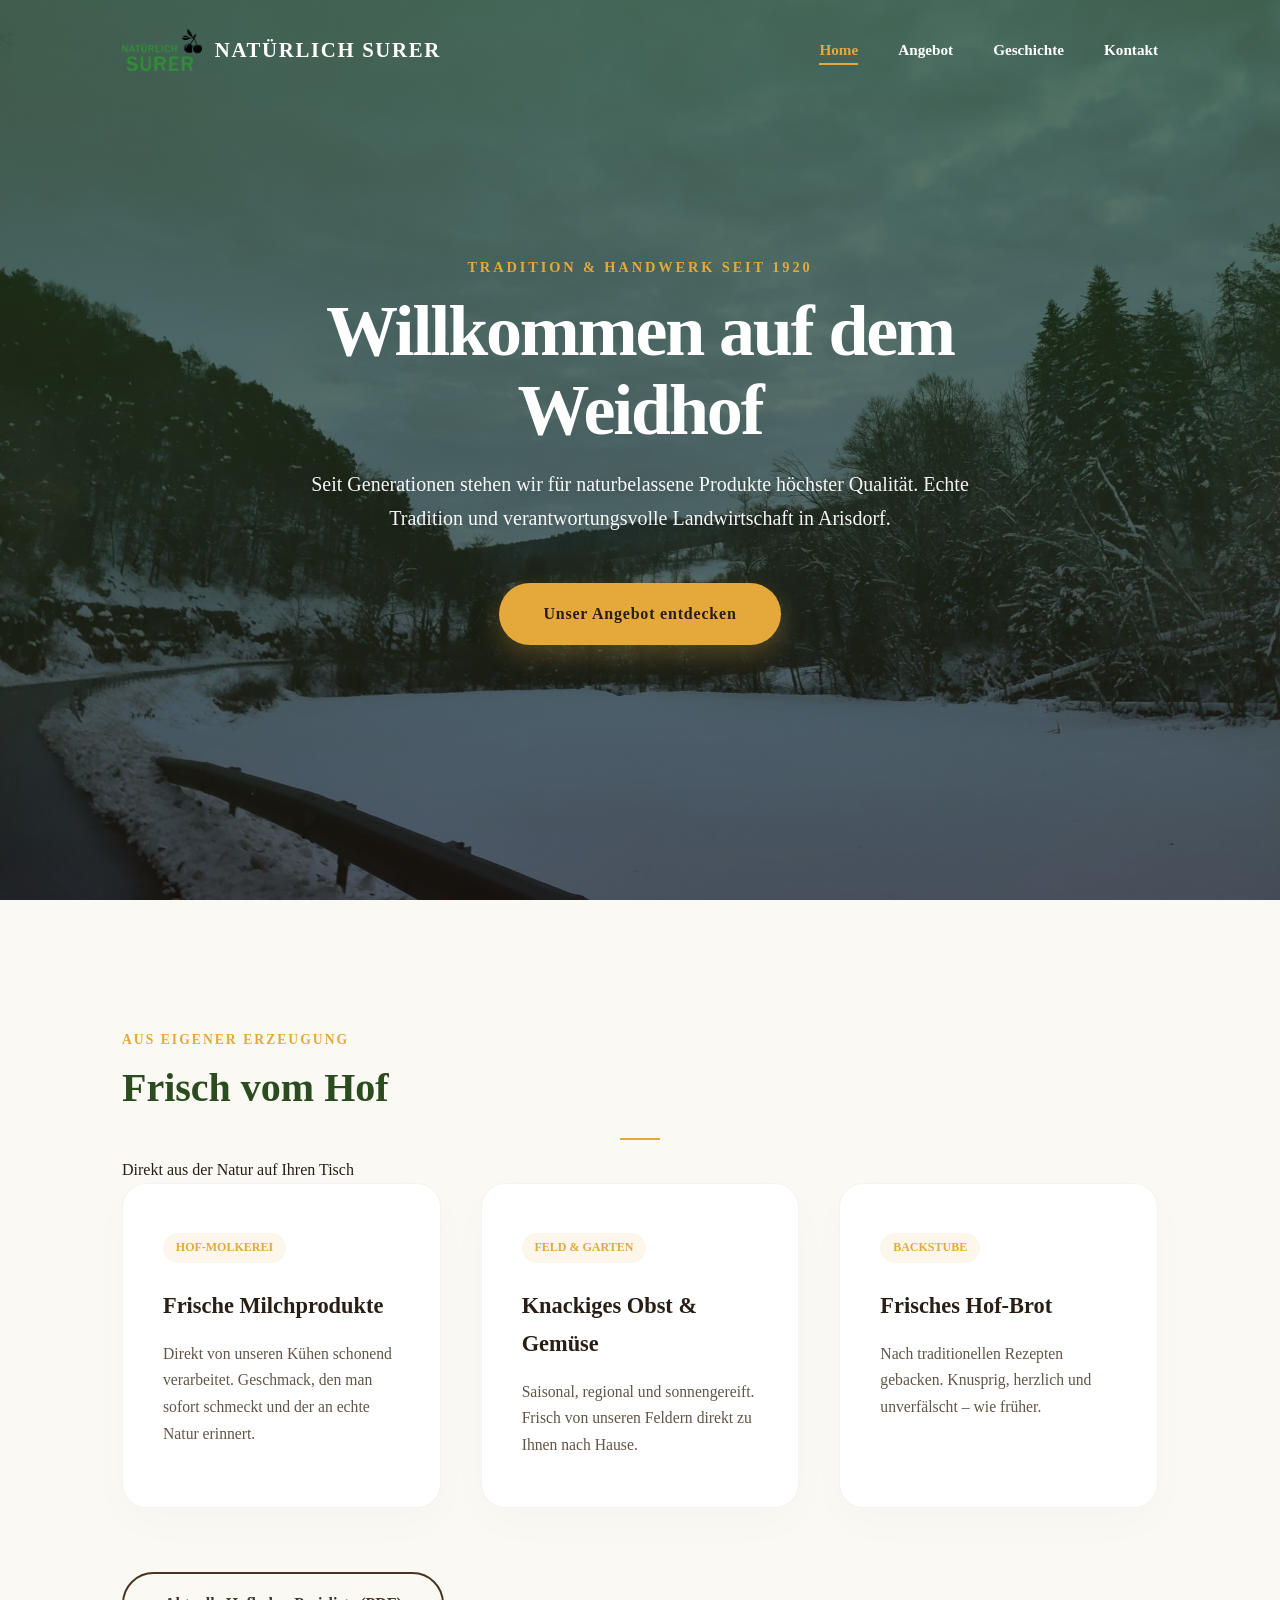
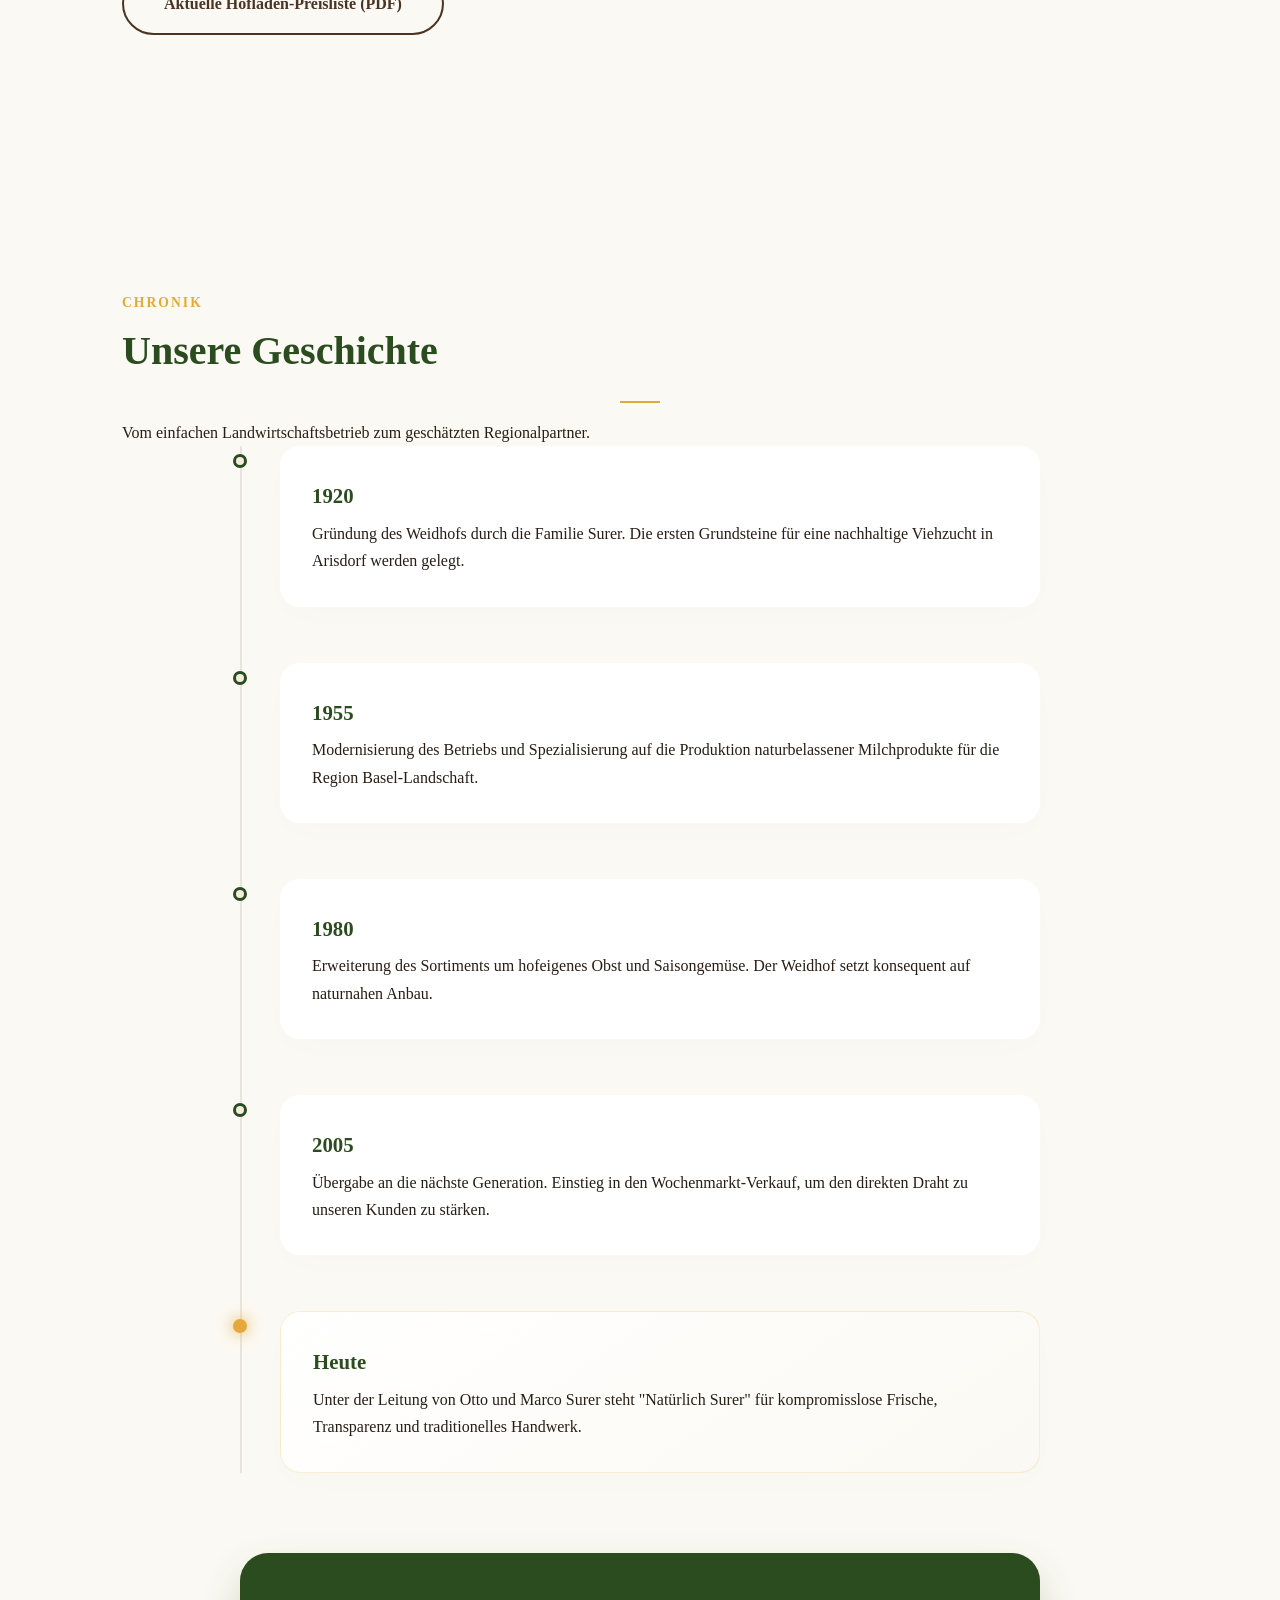
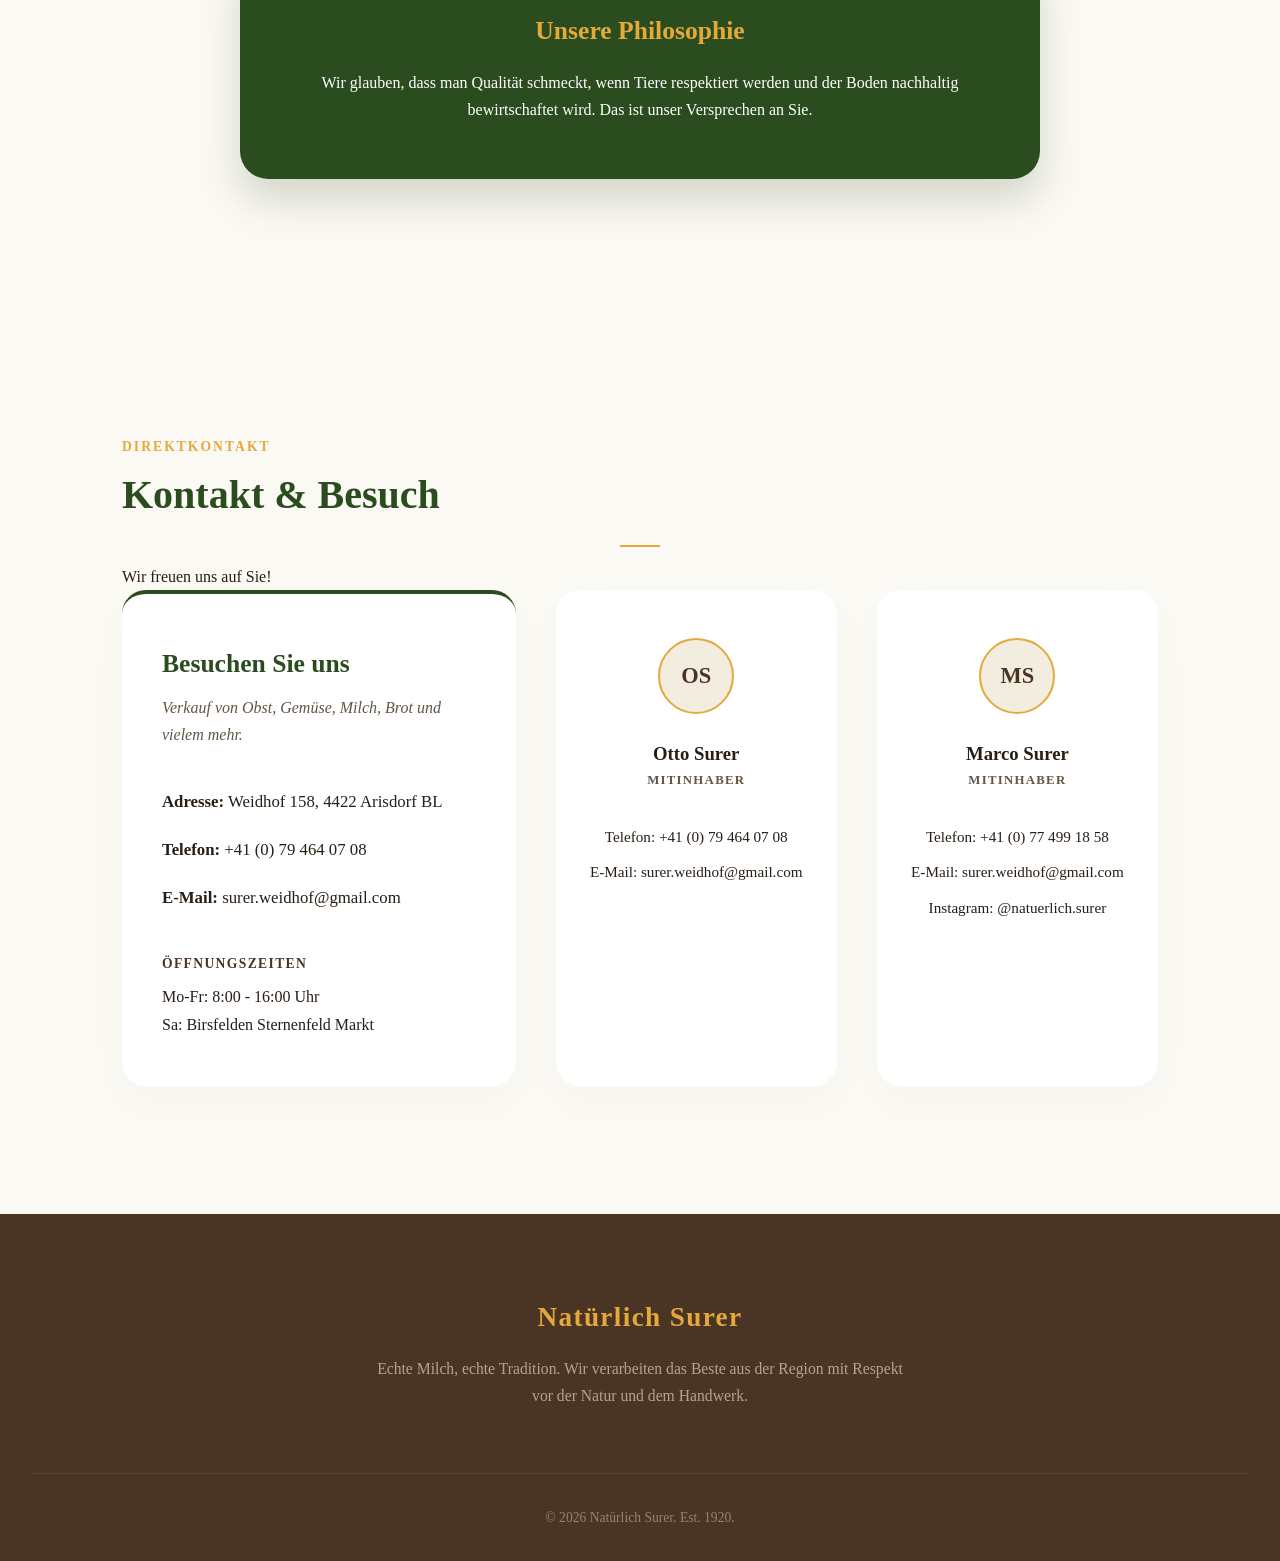
<file: index.html>
<!DOCTYPE html>
<html lang="de">
<head>
    <meta charset="UTF-8">
    <meta name="viewport" content="width=device-width, initial-scale=1.0">
    <title>Natürlich Surer | Weidhof Arisdorf</title>
    
    <!-- Sucht die style.css direkt im selben Ordner -->
    <link rel="stylesheet" href="style.css">
</head>
<body>

    <!-- Das interaktive Canvas für die Weizenhalme -->
    <canvas id="nature-canvas"></canvas>

    <header class="site-header" id="navbar">
        <div class="nav-container">
            <a href="#home" class="brand-logo">
                <img src="assets/LogoKuh.png" alt="Logo Natürlich Surer" onerror="this.style.display='none'">
                <span>Natürlich Surer</span>
            </a>
            
            <div class="mobile-toggle" id="mobile-menu">
                <span class="bar"></span>
                <span class="bar"></span>
                <span class="bar"></span>
            </div>

            <nav class="main-nav">
                <ul class="nav-list">
                    <li><a href="#home" class="nav-link active">Home</a></li>
                    <li><a href="#produkte" class="nav-link">Angebot</a></li>
                    <li><a href="#geschichte" class="nav-link">Geschichte</a></li>
                    <li><a href="#kontakt" class="nav-link">Kontakt</a></li>
                </ul>
            </nav>
        </div>
    </header>

    <section id="home" class="hero-section">
        <div class="hero-overlay"></div>
        <div class="hero-content">
            <span class="hero-tagline">Tradition & Handwerk seit 1920</span>
            <h1>Willkommen auf dem Weidhof</h1>
            <div class="header-separator"></div>
            <p class="hero-subtitle">Seit Generationen stehen wir für naturbelassene Produkte höchster Qualität. Echte Tradition und verantwortungsvolle Landwirtschaft in Arisdorf.</p>
            <a href="#produkte" class="primary-btn">Unser Angebot entdecken</a>
        </div>
    </section>

    <main class="content-wrapper">
        
        <section id="produkte" class="page-section">
            <div class="section-header">
                <span class="section-subtitle">Aus eigener Erzeugung</span>
                <h2>Frisch vom Hof</h2>
                <div class="section-line"></div>
                <p>Direkt aus der Natur auf Ihren Tisch</p>
            </div>
            
            <div class="bento-grid">
                <div class="bento-card">
                    <span class="card-category">Hof-Molkerei</span>
                    <h3>Frische Milchprodukte</h3>
                    <p>Direkt von unseren Kühen schonend verarbeitet. Geschmack, den man sofort schmeckt und der an echte Natur erinnert.</p>
                </div>
                <div class="bento-card">
                    <span class="card-category">Feld & Garten</span>
                    <h3>Knackiges Obst & Gemüse</h3>
                    <p>Saisonal, regional und sonnengereift. Frisch von unseren Feldern direkt zu Ihnen nach Hause.</p>
                </div>
                <div class="bento-card">
                    <span class="card-category">Backstube</span>
                    <h3>Frisches Hof-Brot</h3>
                    <p>Nach traditionellen Rezepten gebacken. Knusprig, herzlich und unverfälscht – wie früher.</p>
                </div>
            </div>

            <div class="download-center">
                <a href="dokumenten/preisliste-hofladen.pdf" download class="download-btn">
                    Aktuelle Hofladen-Preisliste (PDF)
                </a>
            </div>
        </section>

        <section id="geschichte" class="page-section alternate-bg">
            <div class="section-header">
                <span class="section-subtitle">Chronik</span>
                <h2>Unsere Geschichte</h2>
                <div class="section-line"></div>
                <p>Vom einfachen Landwirtschaftsbetrieb zum geschätzten Regionalpartner.</p>
            </div>

            <div class="timeline-container">
                <div class="timeline-item">
                    <div class="timeline-dot"></div>
                    <div class="timeline-content">
                        <span class="timeline-year">1920</span>
                        <p>Gründung des Weidhofs durch die Familie Surer. Die ersten Grundsteine für eine nachhaltige Viehzucht in Arisdorf werden gelegt.</p>
                    </div>
                </div>
                <div class="timeline-item">
                    <div class="timeline-dot"></div>
                    <div class="timeline-content">
                        <span class="timeline-year">1955</span>
                        <p>Modernisierung des Betriebs und Spezialisierung auf die Produktion naturbelassener Milchprodukte für die Region Basel-Landschaft.</p>
                    </div>
                </div>
                <div class="timeline-item">
                    <div class="timeline-dot"></div>
                    <div class="timeline-content">
                        <span class="timeline-year">1980</span>
                        <p>Erweiterung des Sortiments um hofeigenes Obst und Saisongemüse. Der Weidhof setzt konsequent auf naturnahen Anbau.</p>
                    </div>
                </div>
                <div class="timeline-item">
                    <div class="timeline-dot"></div>
                    <div class="timeline-content">
                        <span class="timeline-year">2005</span>
                        <p>Übergabe an die nächste Generation. Einstieg in den Wochenmarkt-Verkauf, um den direkten Draht zu unseren Kunden zu stärken.</p>
                    </div>
                </div>
                <div class="timeline-item">
                    <div class="timeline-dot highlight-dot"></div>
                    <div class="timeline-content highlight-content">
                        <span class="timeline-year">Heute</span>
                        <p>Unter der Leitung von Otto und Marco Surer steht "Natürlich Surer" für kompromisslose Frische, Transparenz und traditionelles Handwerk.</p>
                    </div>
                </div>
            </div>

            <div class="philosophy-box">
                <h3>Unsere Philosophie</h3>
                <p>Wir glauben, dass man Qualität schmeckt, wenn Tiere respektiert werden und der Boden nachhaltig bewirtschaftet wird. Das ist unser Versprechen an Sie.</p>
            </div>
        </section>

        <section id="kontakt" class="page-section">
            <div class="section-header">
                <span class="section-subtitle">Direktkontakt</span>
                <h2>Kontakt & Besuch</h2>
                <div class="section-line"></div>
                <p>Wir freuen uns auf Sie!</p>
            </div>

            <div class="contact-grid">
                <div class="contact-info-card">
                    <h3>Besuchen Sie uns</h3>
                    <p class="contact-sub">Verkauf von Obst, Gemüse, Milch, Brot und vielem mehr.</p>
                    
                    <ul class="contact-list">
                        <li><strong>Adresse:</strong> Weidhof 158, 4422 Arisdorf BL</li>
                        <li><strong>Telefon:</strong> +41 (0) 79 464 07 08</li>
                        <li><strong>E-Mail:</strong> surer.weidhof@gmail.com</li>
                    </ul>
                    
                    <div class="opening-hours">
                        <h4>Öffnungszeiten</h4>
                        <p>Mo-Fr: 8:00 - 16:00 Uhr</p>
                        <p>Sa: Birsfelden Sternenfeld Markt</p>
                    </div>
                </div>

                <div class="profile-card">
                    <div class="profile-avatar">OS</div>
                    <h3>Otto Surer</h3>
                    <span class="profile-role">Mitinhaber</span>
                    <p>Telefon: +41 (0) 79 464 07 08</p>
                    <p>E-Mail: surer.weidhof@gmail.com</p>
                </div>

                <div class="profile-card">
                    <div class="profile-avatar">MS</div>
                    <h3>Marco Surer</h3>
                    <span class="profile-role">Mitinhaber</span>
                    <p>Telefon: +41 (0) 77 499 18 58</p>
                    <p>E-Mail: surer.weidhof@gmail.com</p>
                    <p>Instagram: @natuerlich.surer</p>
                </div>
            </div>
        </section>

    </main>

    <footer class="site-footer">
        <div class="footer-content">
            <div class="footer-brand">
                <h3>Natürlich Surer</h3>
                <p>Echte Milch, echte Tradition. Wir verarbeiten das Beste aus der Region mit Respekt vor der Natur und dem Handwerk.</p>
            </div>
        </div>
        <div class="footer-bottom">
            <p>© <span id="current-year"></span> Natürlich Surer. Est. 1920.</p>
        </div>
    </footer>

    <!-- Integrierte JavaScript-Steuerung & Weizenhalm-Animation -->
    <script>
        document.addEventListener('DOMContentLoaded', () => {
            
            // 1. Jahr im Footer automatisch berechnen
            document.getElementById('current-year').textContent = new Date().getFullYear();

            // 2. Navigation Mobile (Hamburger-Menü)
            const mobileMenu = document.getElementById('mobile-menu');
            const mainNav = document.querySelector('.main-nav');
            const navLinks = document.querySelectorAll('.nav-link');

            mobileMenu.addEventListener('click', () => {
                mobileMenu.classList.toggle('active');
                mainNav.classList.toggle('active');
            });

            navLinks.forEach(link => {
                link.addEventListener('click', () => {
                    mobileMenu.classList.remove('active');
                    mainNav.classList.remove('active');
                });
            });

            // 3. Scroll-Verhalten & Aktiver Link-Status
            const sections = document.querySelectorAll('section');
            const header = document.getElementById('navbar');

            window.addEventListener('scroll', () => {
                if (window.scrollY > 50) {
                    header.classList.add('scrolled');
                } else {
                    header.classList.remove('scrolled');
                }
            });

            const observer = new IntersectionObserver((entries) => {
                entries.forEach(entry => {
                    if (entry.isIntersecting) {
                        const currentId = entry.target.getAttribute('id');
                        document.querySelectorAll('.nav-link').forEach(link => {
                            link.classList.remove('active');
                            if (link.getAttribute('href') === `#${currentId}`) {
                                link.classList.add('active');
                            }
                        });
                    }
                });
            }, { root: null, rootMargin: '-20% 0px -70% 0px', threshold: 0 });

            sections.forEach(sec => observer.observe(sec));

            // 4. WEIZENHALM-ANIMATION (HTML5 Canvas)
            const canvas = document.getElementById('nature-canvas');
            const ctx = canvas.getContext('2d');
            let stalks = [];
            let particles = [];
            let time = 0;

            function resizeCanvas() {
                canvas.width = window.innerWidth;
                canvas.height = window.innerHeight;
                initNature();
            }

            class WheatStalk {
                constructor() {
                    this.init();
                }
                init() {
                    this.x = Math.random() * canvas.width;
                    this.height = Math.random() * 150 + 100; 
                    this.swayRange = Math.random() * 20 + 15; 
                    this.speed = Math.random() * 0.02 + 0.01; 
                    this.phase = Math.random() * Math.PI * 2;
                    this.thickness = Math.random() * 2 + 1.5;
                }
                draw() {
                    let sway = Math.sin(time * this.speed + this.phase) * this.swayRange;
                    let tipX = this.x + sway;
                    let tipY = canvas.height - this.height;

                    ctx.save();
                    let grad = ctx.createLinearGradient(this.x, canvas.height, tipX, tipY);
                    grad.addColorStop(0, 'rgba(74, 53, 37, 0.15)');
                    grad.addColorStop(0.5, 'rgba(212, 175, 55, 0.2)');
                    grad.addColorStop(1, 'rgba(245, 196, 83, 0.4)');

                    ctx.beginPath();
                    ctx.moveTo(this.x, canvas.height);
                    ctx.quadraticCurveTo(this.x + sway * 0.3, canvas.height - this.height * 0.5, tipX, tipY);
                    ctx.strokeStyle = grad;
                    ctx.lineWidth = this.thickness;
                    ctx.stroke();

                    let grains = 6;
                    for(let i = 0; i < grains; i++) {
                        let t = 1 - (i / grains) * 0.3; 
                        let cx = (1-t)*(1-t)*this.x + 2*(1-t)*t*(this.x + sway*0.3) + t*t*tipX;
                        let cy = (1-t)*(1-t)*canvas.height + 2*(1-t)*t*(canvas.height - this.height*0.5) + t*t*tipY;
                        
                        ctx.beginPath();
                        ctx.ellipse(cx - (i%2===0 ? 4 : -4), cy, 3, 5, (i%2===0 ? 0.5 : -0.5) + sway*0.01, 0, Math.PI * 2);
                        ctx.fillStyle = 'rgba(245, 196, 83, 0.35)';
                        ctx.fill();
                    }
                    ctx.restore();
                }
            }

            class DustParticle {
                constructor() {
                    this.x = Math.random() * canvas.width;
                    this.y = Math.random() * canvas.height;
                    this.size = Math.random() * 2 + 0.5;
                    this.speedY = Math.random() * -0.3 - 0.1;
                    this.speedX = Math.random() * 0.4 - 0.2;
                    this.opacity = Math.random() * 0.4 + 0.1;
                }
                update() {
                    this.y += this.speedY;
                    this.x += this.speedX + Math.sin(time * 0.02) * 0.1;
                    if(this.y < -10) {
                        this.y = canvas.height + 10;
                        this.x = Math.random() * canvas.width;
                    }
                }
                draw() {
                    ctx.beginPath();
                    ctx.arc(this.x, this.y, this.size, 0, Math.PI * 2);
                    ctx.fillStyle = `rgba(245, 196, 83, ${this.opacity})`;
                    ctx.fill();
                }
            }

            function initNature() {
                stalks = [];
                particles = [];
                let stalkCount = Math.floor(canvas.width / 25);
                for(let i = 0; i < stalkCount; i++) stalks.push(new WheatStalk());
                for(let i = 0; i < 40; i++) particles.push(new DustParticle());
            }

            function animate() {
                ctx.clearRect(0, 0, canvas.width, canvas.height);
                time += 1;
                
                particles.forEach(p => { p.update(); p.draw(); });
                stalks.forEach(s => s.draw());
                
                requestAnimationFrame(animate);
            }

            window.addEventListener('resize', resizeCanvas);
            resizeCanvas();
            animate();
        });
    </script>
</body>
</html>
</file>
<file: style.css>
/* =========================================
   NATÜRLICH SURER - PREMIUM FARM DESIGN
   ========================================= */

:root {
    --primary-green: #2b4c1f;    /* Reiches, sattes Weidegrün */
    --primary-light: #466d37;    /* Frisches Kleegras */
    --accent-gold: #e5a93b;      /* Reifes Weizenfeld-Gold */
    --earth-brown: #4a3525;      /* Fruchtbarer, dunkler Mutterboden */
    --bg-base: #fbf9f3;          /* Cremiges Warm-Weiss (Frische Milch) */
    --bg-alt: #f3ede0;           /* Helles Strohgelb / Sanfter Sandton */
    --text-dark: #281e15;        /* Erdiges Dunkelgrau-Braun für perfekte Lesbarkeit */
    --text-muted: #635648;       /* Muted Clay / Lehmgrau */
    --white: #ffffff;
    --max-width: 1100px;
}

* {
    box-sizing: border-box;
    margin: 0;
    padding: 0;
}

html {
    scroll-behavior: smooth;
}

body {
    font-family: -apple-system, BlinkMacSystemFont, "Segoe UI", Roboto, Georgia, serif;
    color: var(--text-dark);
    background-color: var(--bg-base);
    line-height: 1.7;
    overflow-x: hidden;
}

#nature-canvas {
    position: fixed;
    top: 0;
    left: 0;
    width: 100vw;
    height: 100vh;
    z-index: -1;
    pointer-events: none;
}

/* =========================================
   KREATIVE DESIGN-ELEMENTE
   ========================================= */
.section-subtitle {
    display: block;
    font-size: 0.85rem;
    text-transform: uppercase;
    letter-spacing: 0.15em;
    color: var(--accent-gold);
    font-weight: 700;
    margin-bottom: 0.2rem;
}

.section-line {
    width: 40px;
    height: 2px;
    background-color: var(--accent-gold);
    margin: 1rem auto;
}

/* =========================================
   NAVIGATION (GLASSMORPHISM & EARTHY)
   ========================================= */
.site-header {
    position: fixed;
    top: 0;
    width: 100%;
    z-index: 1000;
    transition: all 0.4s cubic-bezier(0.16, 1, 0.3, 1);
    background: transparent;
    padding: 1.8rem 0;
}

.site-header.scrolled {
    background: rgba(251, 249, 243, 0.92);
    backdrop-filter: blur(12px);
    -webkit-backdrop-filter: blur(12px);
    padding: 0.9rem 0;
    box-shadow: 0 10px 30px rgba(74, 53, 37, 0.05);
    border-bottom: 1px solid rgba(74, 53, 37, 0.05);
}

.site-header.scrolled .nav-link { color: var(--text-dark); }
.site-header.scrolled .brand-logo span { color: var(--primary-green); }
.site-header.scrolled .bar { background-color: var(--primary-green); }

.nav-container {
    max-width: var(--max-width);
    margin: 0 auto;
    padding: 0 2rem;
    display: flex;
    justify-content: space-between;
    align-items: center;
}

.brand-logo {
    display: flex;
    align-items: center;
    gap: 0.8rem;
    text-decoration: none;
    font-weight: 800;
    font-size: 1.3rem;
}

.brand-logo img {
    height: 42px;
    width: auto;
}

.brand-logo span {
    color: var(--white);
    text-transform: uppercase;
    letter-spacing: 0.08em;
    transition: color 0.3s;
}

.nav-list {
    display: flex;
    gap: 2.5rem;
    list-style: none;
}

.nav-link {
    text-decoration: none;
    color: var(--white);
    font-weight: 600;
    font-size: 0.95rem;
    position: relative;
    padding: 0.4rem 0;
    transition: color 0.3s;
}

.nav-link::after {
    content: '';
    position: absolute;
    bottom: 0;
    left: 0;
    width: 0;
    height: 2px;
    background-color: var(--accent-gold);
    transition: width 0.35s cubic-bezier(0.16, 1, 0.3, 1);
}

.nav-link:hover::after, .nav-link.active::after { width: 100%; }
.nav-link.active { color: var(--accent-gold) !important; }

.mobile-toggle {
    display: none;
    flex-direction: column;
    gap: 6px;
    cursor: pointer;
}

.bar {
    width: 24px;
    height: 2.5px;
    background-color: var(--white);
    border-radius: 2px;
    transition: all 0.3s ease;
}

/* =========================================
   HERO AREA
   ========================================= */
.hero-section {
    position: relative;
    height: 100vh;
    min-height: 650px;
    display: flex;
    align-items: center;
    justify-content: center;
    text-align: center;
    background: url('assets/headerbild.jpeg') center/cover no-repeat fixed;
}

.hero-overlay {
    position: absolute;
    inset: 0;
    background: linear-gradient(to bottom, rgba(43, 76, 31, 0.65), rgba(40, 30, 21, 0.5));
}

.hero-content {
    position: relative;
    z-index: 1;
    color: var(--white);
    max-width: 780px;
    padding: 0 2rem;
    animation: scaleUp 1.2s cubic-bezier(0.16, 1, 0.3, 1);
}

@keyframes scaleUp {
    from { opacity: 0; transform: translateY(20px) scale(0.98); }
    to { opacity: 1; transform: translateY(0) scale(1); }
}

.hero-tagline {
    display: block;
    font-size: 0.9rem;
    text-transform: uppercase;
    letter-spacing: 0.2em;
    color: var(--accent-gold);
    margin-bottom: 0.8rem;
    font-weight: 700;
}

.hero-content h1 {
    font-size: clamp(2.8rem, 6vw, 4.5rem);
    font-weight: 800;
    line-height: 1.1;
    margin-bottom: 1rem;
    letter-spacing: -0.03em;
}

.hero-subtitle {
    font-size: 1.25rem;
    margin-bottom: 3rem;
    font-weight: 400;
    opacity: 0.95;
    text-shadow: 0 2px 10px rgba(0,0,0,0.2);
}

.primary-btn {
    display: inline-block;
    background-color: var(--accent-gold);
    color: var(--text-dark);
    padding: 1.1rem 2.8rem;
    border-radius: 50px;
    text-decoration: none;
    font-weight: 700;
    letter-spacing: 0.05em;
    transition: all 0.3s ease;
    box-shadow: 0 10px 25px rgba(229, 169, 59, 0.25);
}

.primary-btn:hover {
    background-color: var(--primary-green);
    color: var(--white);
    transform: translateY(-3px);
    box-shadow: 0 15px 30px rgba(43, 76, 31, 0.3);
}

/* =========================================
   BENTO GRID (PRODUKTE KREATIV)
   ========================================= */
.page-section {
    padding: 8rem 2rem;
    max-width: var(--max-width);
    margin: 0 auto;
}

.section-header h2 {
    font-size: 2.5rem;
    color: var(--primary-green);
    font-weight: 800;
}

.bento-grid {
    display: grid;
    grid-template-columns: repeat(auto-fit, minmax(300px, 1fr));
    gap: 2.5rem;
    margin-bottom: 4rem;
}

.bento-card {
    background: var(--white);
    padding: 3rem 2.5rem;
    border-radius: 24px;
    border: 1px solid rgba(74, 53, 37, 0.06);
    box-shadow: 0 15px 45px rgba(74, 53, 37, 0.02);
    transition: all 0.4s cubic-bezier(0.16, 1, 0.3, 1);
    position: relative;
    overflow: hidden;
}

.bento-card::before {
    content: '';
    position: absolute;
    top: 0; left: 0; width: 100%; height: 5px;
    background: var(--primary-light);
    opacity: 0;
    transition: opacity 0.3s;
}

.bento-card:hover {
    transform: translateY(-8px);
    box-shadow: 0 25px 55px rgba(43, 76, 31, 0.08);
    border-color: rgba(43, 76, 31, 0.15);
}

.bento-card:hover::before { opacity: 1; }

.card-category {
    display: inline-block;
    font-size: 0.75rem;
    font-weight: 700;
    text-transform: uppercase;
    color: var(--accent-gold);
    background-color: rgba(229, 169, 59, 0.1);
    padding: 0.3rem 0.8rem;
    border-radius: 20px;
    margin-bottom: 1.5rem;
}

.bento-card h3 {
    color: var(--text-dark);
    font-size: 1.4rem;
    margin-bottom: 1rem;
    font-weight: 700;
}

.bento-card p {
    color: var(--text-muted);
    font-size: 0.98rem;
}

.download-btn {
    display: inline-flex;
    background-color: transparent;
    color: var(--earth-brown);
    border: 2px solid var(--earth-brown);
    padding: 1rem 2.5rem;
    border-radius: 50px;
    text-decoration: none;
    font-weight: 700;
    transition: all 0.3s;
}

.download-btn:hover {
    background-color: var(--earth-brown);
    color: var(--white);
}

/* =========================================
   TIMELINE (GESCHICHTE EDEL)
   ========================================= */
.timeline-container {
    max-width: 800px;
    margin: 0 auto;
    position: relative;
    padding-left: 2.5rem;
}

.timeline-container::before {
    content: '';
    position: absolute;
    left: 0; top: 0; height: 100%; width: 2px;
    background: rgba(74, 53, 37, 0.1);
}

.timeline-item {
    position: relative;
    margin-bottom: 3.5rem;
}

.timeline-dot {
    position: absolute;
    left: -2.5rem;
    top: 8px;
    width: 14px;
    height: 14px;
    background: var(--bg-alt);
    border: 3px solid var(--primary-green);
    border-radius: 50%;
    transform: translateX(-50%);
}

.highlight-dot {
    background: var(--accent-gold);
    border-color: var(--accent-gold);
    box-shadow: 0 0 15px var(--accent-gold);
}

.timeline-content {
    background: var(--white);
    padding: 2rem;
    border-radius: 20px;
    box-shadow: 0 10px 30px rgba(0,0,0,0.01);
    transition: transform 0.3s;
}

.timeline-content:hover { transform: translateX(5px); }
.highlight-content { background: linear-gradient(145deg, var(--white), var(--bg-base)); border: 1px solid rgba(229, 169, 59, 0.2); }

.timeline-year {
    font-size: 1.3rem;
    font-weight: 800;
    color: var(--primary-green);
    display: block;
    margin-bottom: 0.4rem;
}

.philosophy-box {
    max-width: 800px;
    margin: 5rem auto 0;
    background-color: var(--primary-green);
    color: var(--white);
    padding: 3.5rem 2.5rem;
    border-radius: 28px;
    text-align: center;
    box-shadow: 0 20px 40px rgba(43, 76, 31, 0.2);
}

.philosophy-box h3 { color: var(--accent-gold); font-size: 1.6rem; margin-bottom: 1rem; }

/* =========================================
   KONTAKT REGION
   ========================================= */
.contact-grid {
    display: grid;
    grid-template-columns: 1.4fr 1fr 1fr;
    gap: 2.5rem;
}

.contact-info-card {
    background: var(--white);
    padding: 3rem 2.5rem;
    border-radius: 24px;
    box-shadow: 0 15px 45px rgba(0,0,0,0.02);
    border-top: 4px solid var(--primary-green);
}

.contact-info-card h3 { font-size: 1.6rem; margin-bottom: 0.5rem; color: var(--primary-green); }
.contact-sub { color: var(--text-muted); margin-bottom: 2.5rem; font-style: italic; }

.contact-list { list-style: none; margin-bottom: 2.5rem; }
.contact-list li { margin-bottom: 1.2rem; font-size: 1.05rem; }

.opening-hours h4 { color: var(--earth-brown); margin-bottom: 0.5rem; text-transform: uppercase; font-size: 0.85rem; letter-spacing: 0.1em; }

.profile-card {
    background: var(--white);
    padding: 3rem 2rem;
    border-radius: 24px;
    text-align: center;
    box-shadow: 0 15px 45px rgba(0,0,0,0.02);
}

.profile-avatar {
    width: 76px;
    height: 76px;
    background: var(--bg-alt);
    color: var(--earth-brown);
    font-size: 1.4rem;
    font-weight: 700;
    display: flex;
    align-items: center;
    justify-content: center;
    border-radius: 50%;
    margin: 0 auto 1.5rem;
    border: 2px solid var(--accent-gold);
}

.profile-role {
    display: block;
    font-size: 0.8rem;
    color: var(--text-muted);
    text-transform: uppercase;
    letter-spacing: 0.1em;
    font-weight: 700;
    margin-bottom: 2rem;
}

.profile-card p { font-size: 0.95rem; margin-bottom: 0.6rem; color: var(--text-dark); }

/* =========================================
   FOOTER
   ========================================= */
.site-footer {
    background-color: var(--earth-brown);
    color: var(--bg-base);
    text-align: center;
    padding: 5rem 2rem 2rem;
}

.footer-brand h3 {
    color: var(--accent-gold);
    font-size: 1.7rem;
    margin-bottom: 1rem;
    letter-spacing: 0.05em;
}

.footer-brand p { max-width: 550px; margin: 0 auto; color: #b3a294; font-size: 0.98rem; }

.footer-bottom {
    margin-top: 4rem;
    padding-top: 2rem;
    border-top: 1px solid rgba(255,255,255,0.08);
    font-size: 0.85rem;
    color: #948275;
}

/* =========================================
   RESPONSIVE DESIGN
   ========================================= */
@media (max-width: 960px) {
    .contact-grid { grid-template-columns: 1fr; }
    .contact-info-card { grid-column: 1 / -1; }
}

@media (max-width: 768px) {
    .mobile-toggle { display: flex; z-index: 1001; }
    
    .main-nav {
        position: fixed;
        top: 0; right: -100%; width: 260px; height: 100vh;
        background: var(--primary-green);
        display: flex; align-items: center; justify-content: center;
        transition: right 0.4s cubic-bezier(0.16, 1, 0.3, 1);
        box-shadow: -10px 0 30px rgba(0,0,0,0.15);
    }

    .main-nav.active { right: 0; }
    .nav-list { flex-direction: column; align-items: center; gap: 2.5rem; }
    .nav-link { color: var(--white); font-size: 1.2rem; }
    
    .mobile-toggle.active .bar:nth-child(1) { transform: translateY(8px) rotate(45deg); }
    .mobile-toggle.active .bar:nth-child(2) { opacity: 0; }
    .mobile-toggle.active .bar:nth-child(3) { transform: translateY(-9px) rotate(-45deg); }

    .brand-logo span { color: var(--text-dark); }
    .site-header.scrolled .mobile-toggle:not(.active) .bar { background-color: var(--text-dark); }
}
</file>
